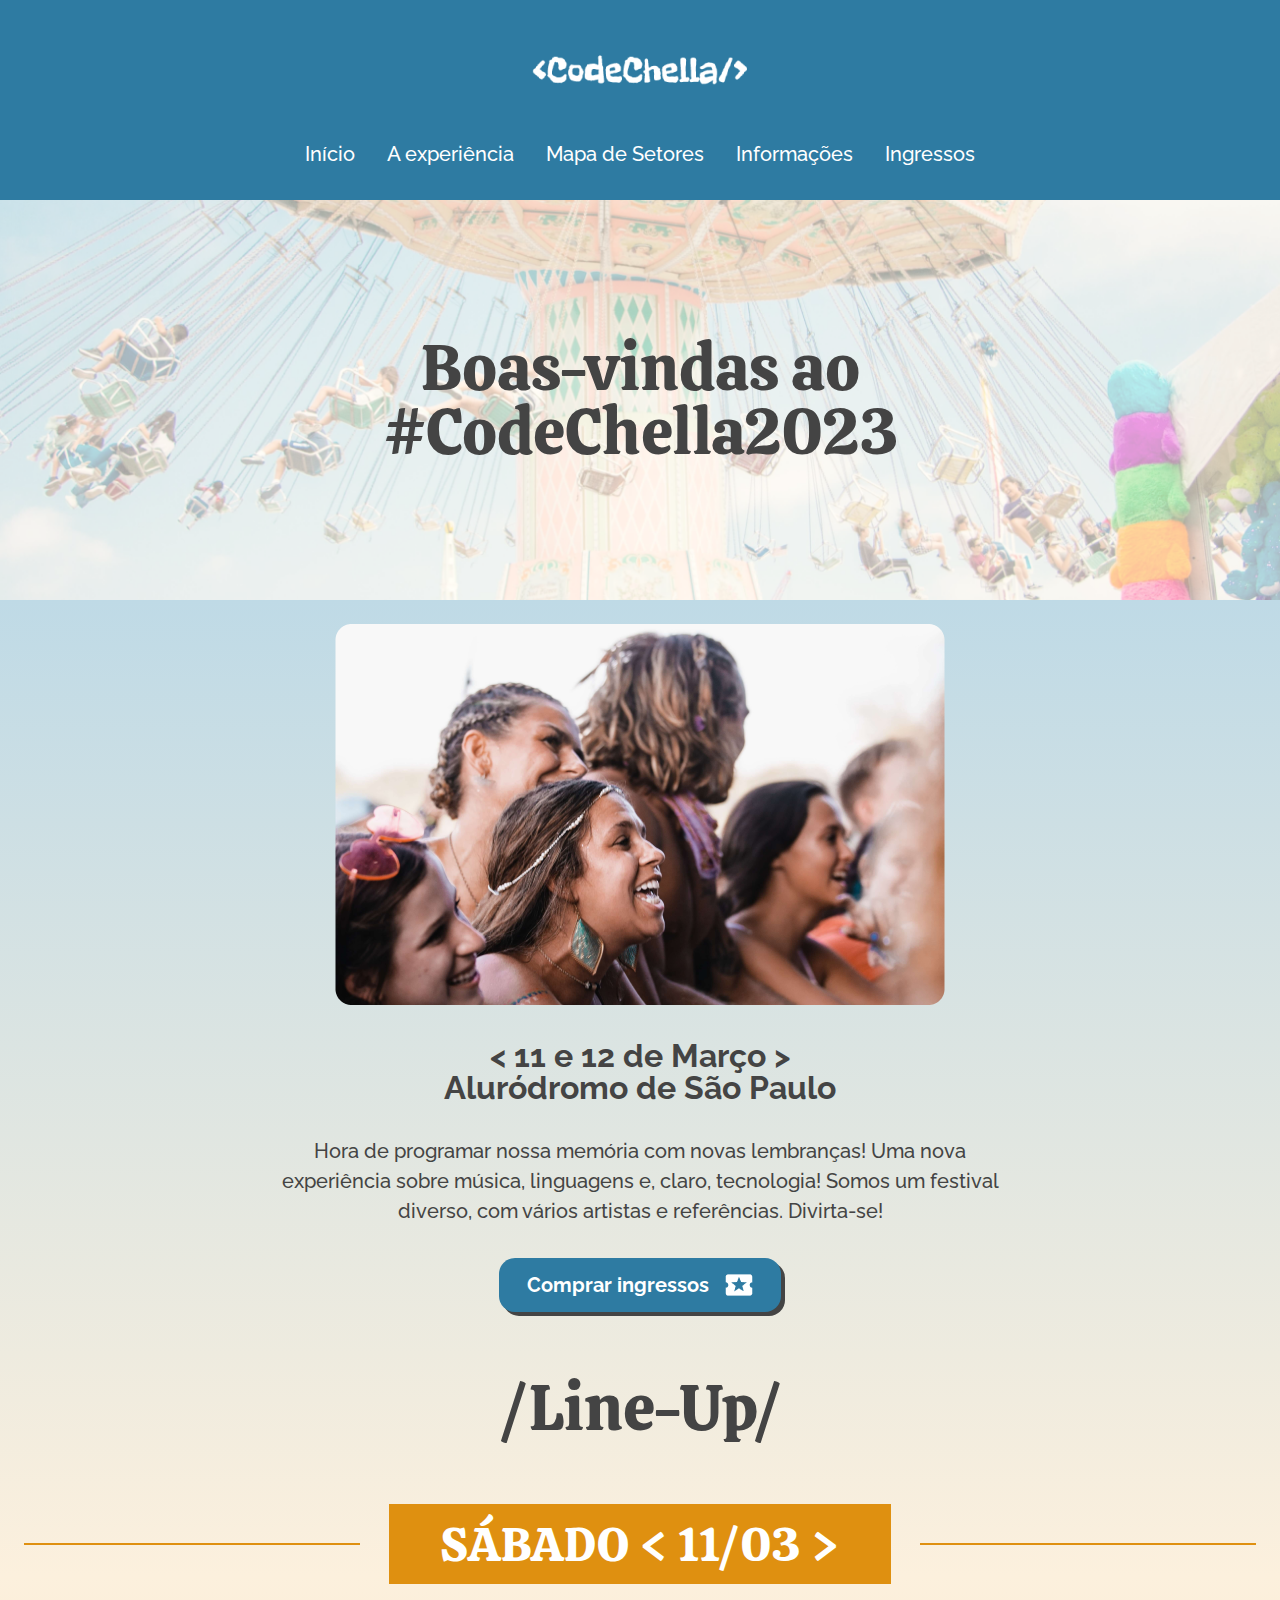
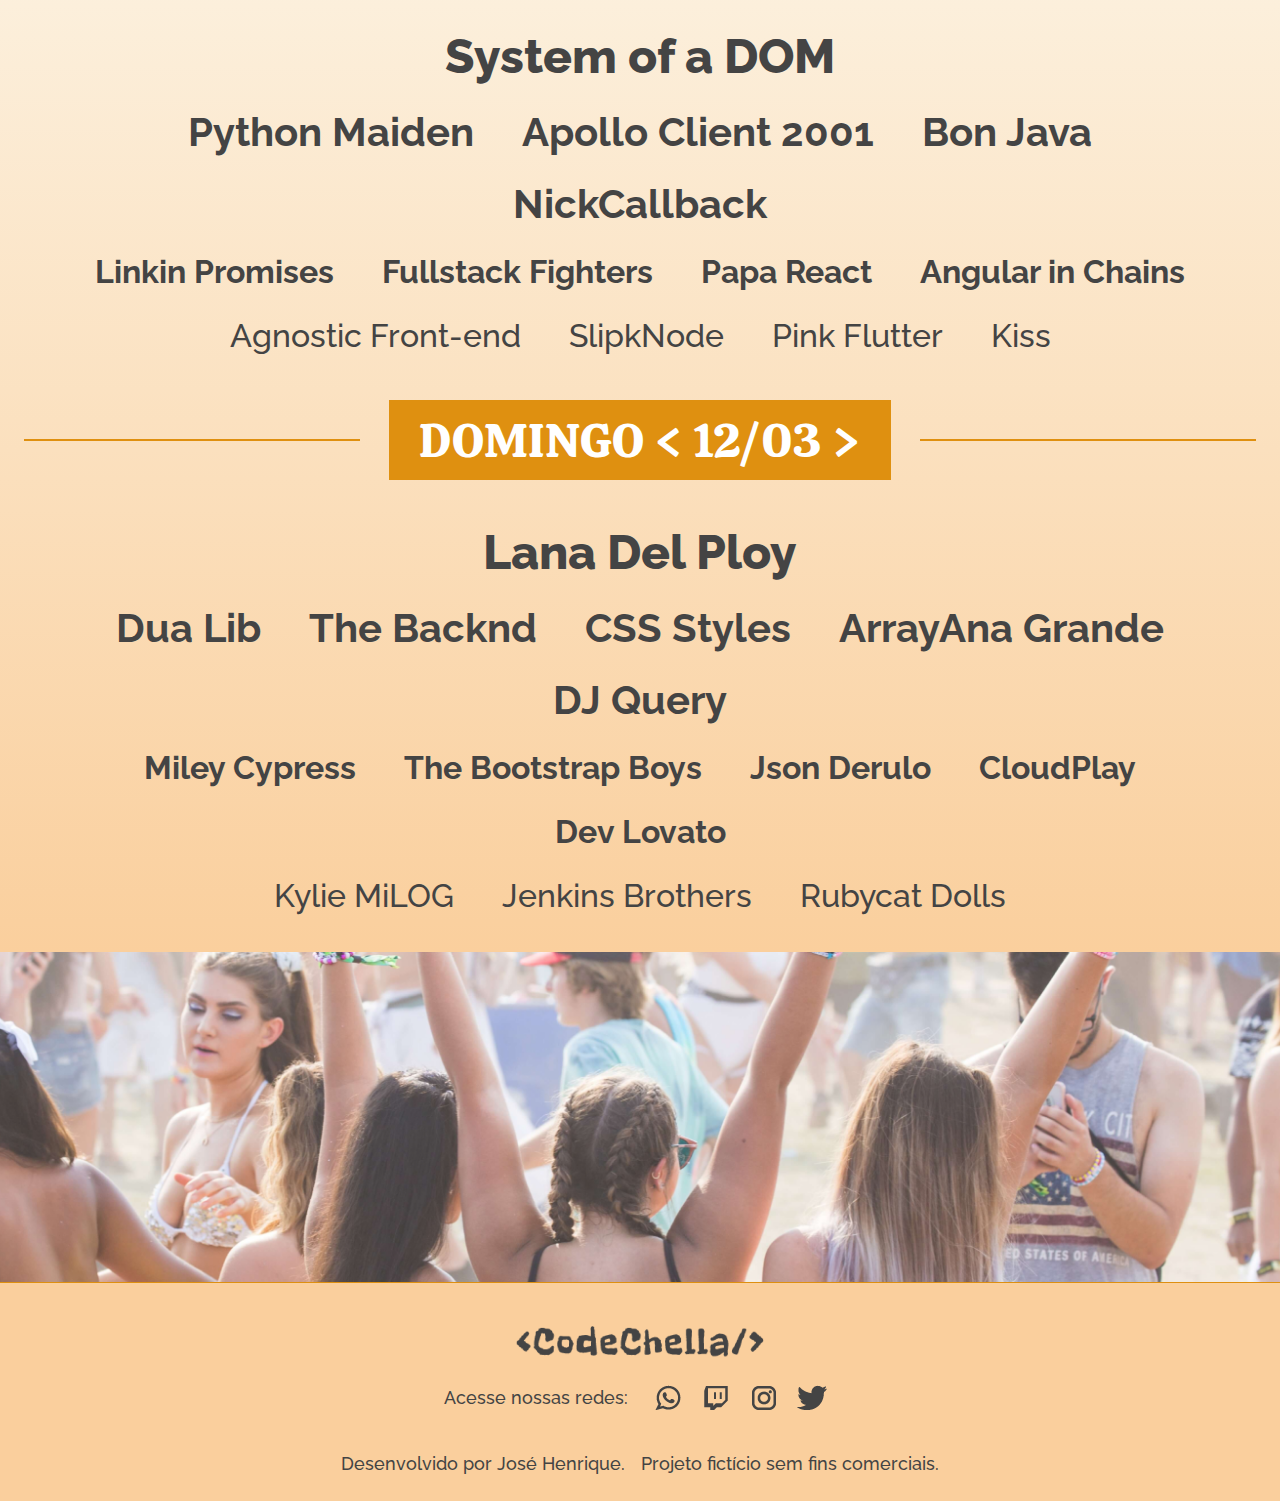
<file: index.html>
<!DOCTYPE html>
<html>
<head>
    <meta charset="UTF-8">
    <meta name="viewport" content="width=device-width, initial-scale=1">
    <title>#Codechella</title>
    <link rel="stylesheet" href="css/styles.css">
</head>

<body>
    <header class="cabecalho" id="cabecalho">
        <section class="cabecalho__container">
            <div class="logotipo" id="logotipo">
                <a href="./index.html">
                    <img class="logotipo__imagem" src="./assets/img/logotipo-branco.png" alt="Logotipo CodeChella"/>
                </a>
            </div>
            <div class="menu" id="menu">
                <a class="link" href="./index.html">Início</a>
                <a class="link" href="./html/experiencia.html">A experiência</a>
                <a class="link" href="./html/setores.html">Mapa de Setores</a>
                <a class="link" href="./html/informacoes.html">Informações</a>
                <a class="link" href="./html/ingressos.html">Ingressos</a>
            </div>
            <div class="menu-hamburguer">
                <input class="menu-hamburguer__check" id="menu-hamburguer__check" type="checkbox">
                <label class="menu-hamburguer__label" id="menu-hamburguer__label" for="menu-hamburguer__check">
                    <span class="menu-hamburguer__imagem"></span>
                </label>
                <ul class="menu-hamburguer__lista">
                    <li class="link__decoration"><a class="link" href="./index.html">Início</a></li>
                    <li class="link__decoration"><a class="link" href="./html/experiencia.html">A experiência</a></li>
                    <li class="link__decoration"><a class="link" href="./html/setores.html">Mapa de Setores</a></li>
                    <li class="link__decoration"><a class="link" href="./html/informacoes.html">Informações</a></li>
                    <li><a class="link" href="./html/ingressos.html">Ingressos</a></li>
                </ul>
            </div>
        </section>
    </header>

    <main>
        <section class="banner1" id="banner1">
            <div class="banner1__conteudo">
                <h1 class="banner1__texto">Boas-vindas ao<br>#CodeChella2023</h1>
            </div>
        </section>
        <section class="principal">
            <div class="informacoes__container">
                <div class="informacoes__imagem">
                    <img class="informacoes__imagem__imagem" src="./assets/img/galera2.png" alt="Imagem do público feliz"/>
                </div>
                <div class="informações">
                    <h2 class="informacoes__titulo">&#60 11 e 12 de Março &#62<br>Aluródromo de São Paulo</h2>
                    <p class="informacoes__texto">Hora de programar nossa memória com novas lembranças! Uma nova experiência sobre música, linguagens e, claro, tecnologia! Somos um festival diverso, com vários artistas e referências. Divirta-se!</p>
                    <div class="informacoes__botao">
                        <a class="informacoes__botao__comprar-ingressos botao-azul" href="./html/ingressos.html">Comprar ingressos <img class="icone-ingresso" src="./assets/img/ingresso.png" alt="Ícone de um ingresso"></a>
                    </div>
                </div>
            </div>
            <div class="line-up__container">
                <div class="line-up__titulo">
                    <h1 class="line-up__titulo__texto">/Line-Up/</h1>
                </div>
                <div class="line-up__dia__titulo">
                    <span class="line-up__dia__titulo__linha"></span>
                    <h1 class="line-up__dia__titulo__texto">SÁBADO &#60 11/03 &#62</h1>
                    <span class="line-up__dia__titulo__linha"></span>
                </div>
                <div class="line-up__bandas">
                    <span class="line-up__bandas__grupo">
                        <p class="p1">System of a DOM</p>
                    </span>
                    <span class="line-up__bandas__grupo">
                        <p class="p2">Python Maiden</p>
                        <p class="p2">Apollo Client 2001</p>
                        <p class="p2">Bon Java</p>
                        <p class="p2">NickCallback</p>
                    </span>
                    <span class="line-up__bandas__grupo">
                        <p class="p3">Linkin Promises</p>
                        <p class="p3">Fullstack Fighters</p>
                        <p class="p3">Papa React</p>
                        <p class="p3">Angular in Chains</p>
                    </span>
                    <span class="line-up__bandas__grupo">
                        <p class="p4">Agnostic Front-end</p>
                        <p class="p4">SlipkNode</p>
                        <p class="p4">Pink Flutter</p>
                        <p class="p4">Kiss</p>
                    </span>
                </div>
                <div class="line-up__dia__titulo">
                    <span class="line-up__dia__titulo__linha"></span>
                    <h1 class="line-up__dia__titulo__texto">DOMINGO &#60 12/03 &#62</h1>
                    <span class="line-up__dia__titulo__linha"></span>
                </div>
                <div class="line-up__bandas">
                    <span class="line-up__bandas__grupo">
                        <p class="p1">Lana Del Ploy</p>
                    </span>
                    <span class="line-up__bandas__grupo">
                        <p class="p2">Dua Lib</p>
                        <p class="p2">The Backnd</p>
                        <p class="p2">CSS Styles</p>
                        <p class="p2">ArrayAna Grande</p>
                        <p class="p2">DJ Query</p>
                    </span>
                    <span class="line-up__bandas__grupo">
                        <p class="p3">Miley Cypress</p>
                        <p class="p3">The Bootstrap Boys</p>
                        <p class="p3">Json Derulo</p>
                        <p class="p3">CloudPlay</p>
                        <p class="p3">Dev Lovato</p>
                    </span>
                    <span class="line-up__bandas__grupo">
                        <p class="p4">Kylie MiLOG</p>
                        <p class="p4">Jenkins Brothers</p>
                        <p class="p4">Rubycat Dolls</p>
                    </span>
                </div>
            </div>
        </section>
        <section class="banner2" id="banner2">
            <div class="banner2__conteudo">
            </div>
        </section>

    </main>

    <footer>
        <section class="rodape">
            <div class="rodape__container">
                <div class="rodape__esquerda">
                    <img class="rodape__logotipo" src="./assets/img/logotipo-cinza.png" alt="Logotipo CodeChella">
                    <div class="redes">
                        <p class="p__rodape">Acesse nossas redes:</p>
                        <div class="rodape__redes">
                            <img src="./assets/img/whatsapp.png" alt="ícone do whatsapp"/>
                            <img src="./assets/img/twitch.png" alt="ícone da twitch"/>
                            <img src="./assets/img/intagram.png" alt="ícone do instagram"/>
                            <img src="./assets/img/twitter.png" alt="ícone do twitter"/>
                        </div>
                    </div>
                </div>
                <div class="autoria">
                    <p class="rodape__autoria p__rodape">Desenvolvido por José Henrique.</p>
                    <p class="rodape__autoria p__rodape">Projeto fictício sem fins comerciais.</p>
                </div>
            </div>
        </section>
    </footer>
</body>

</html>
</file>
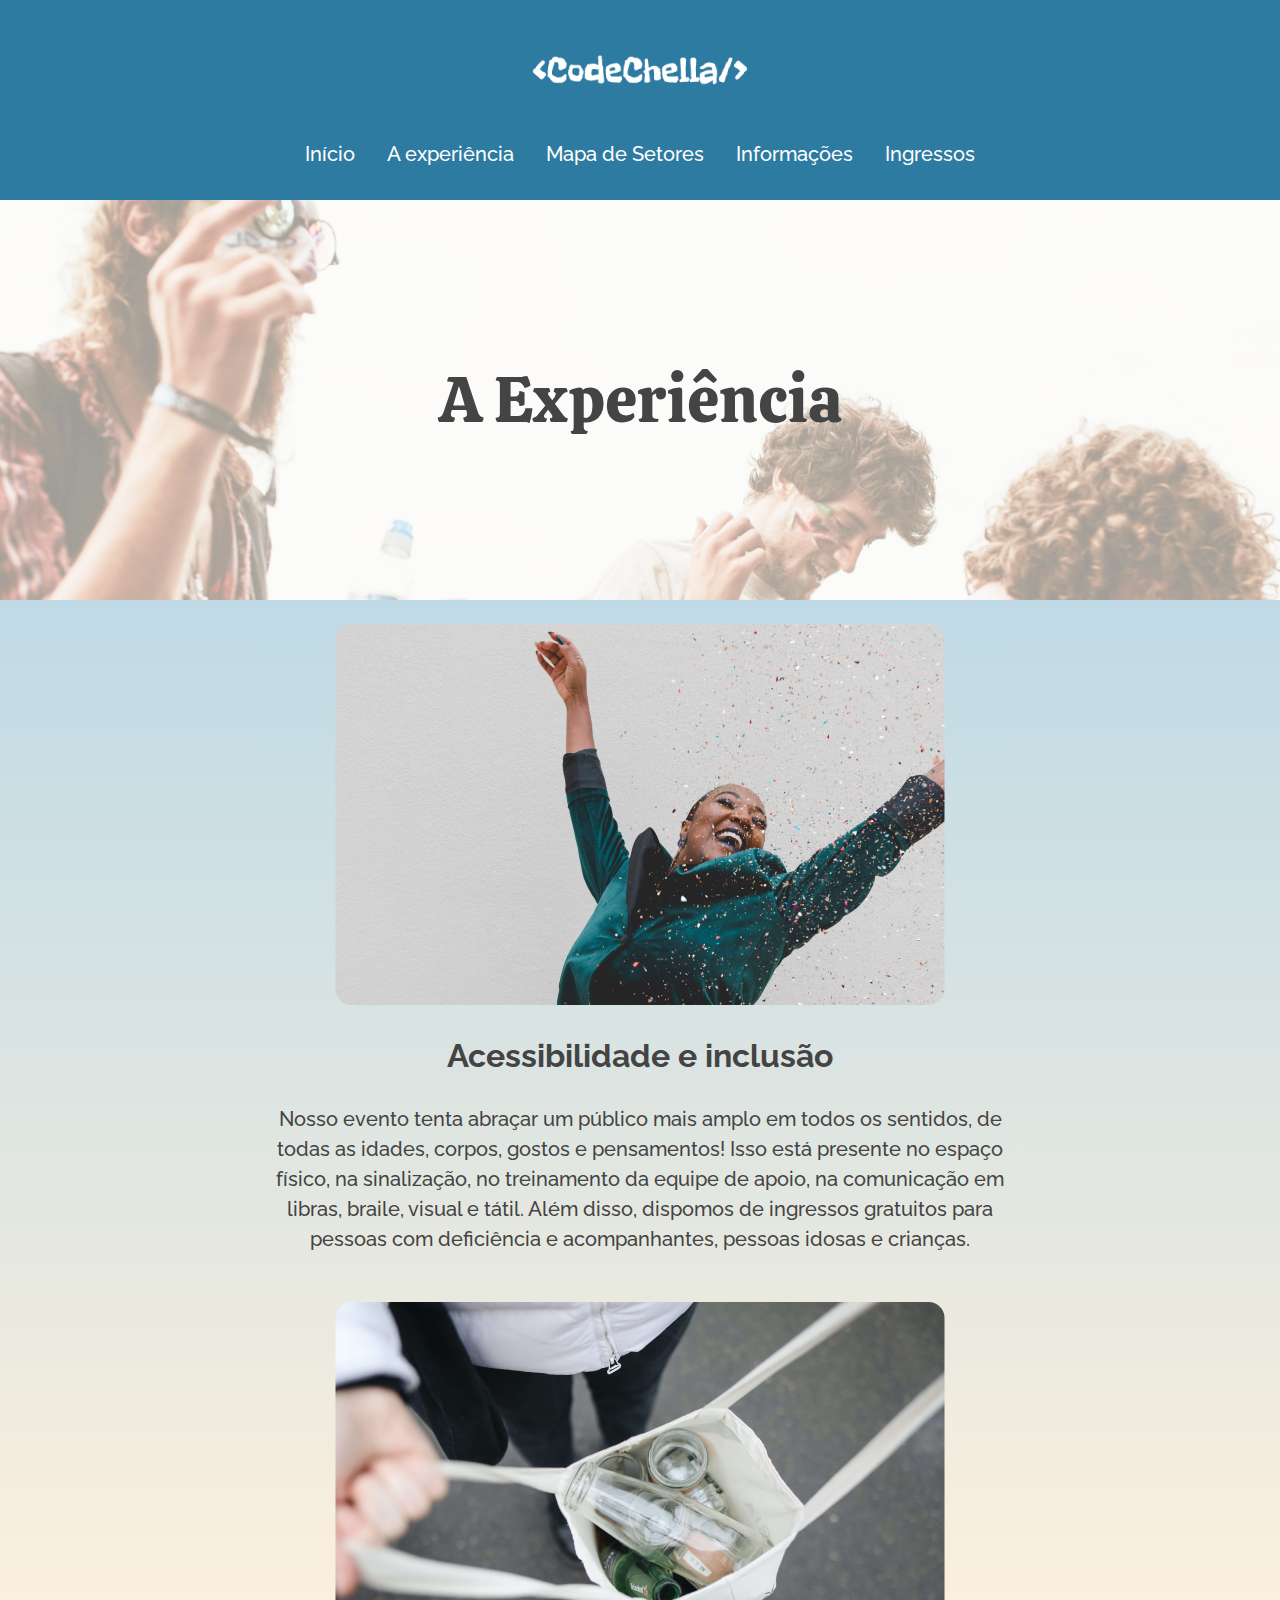
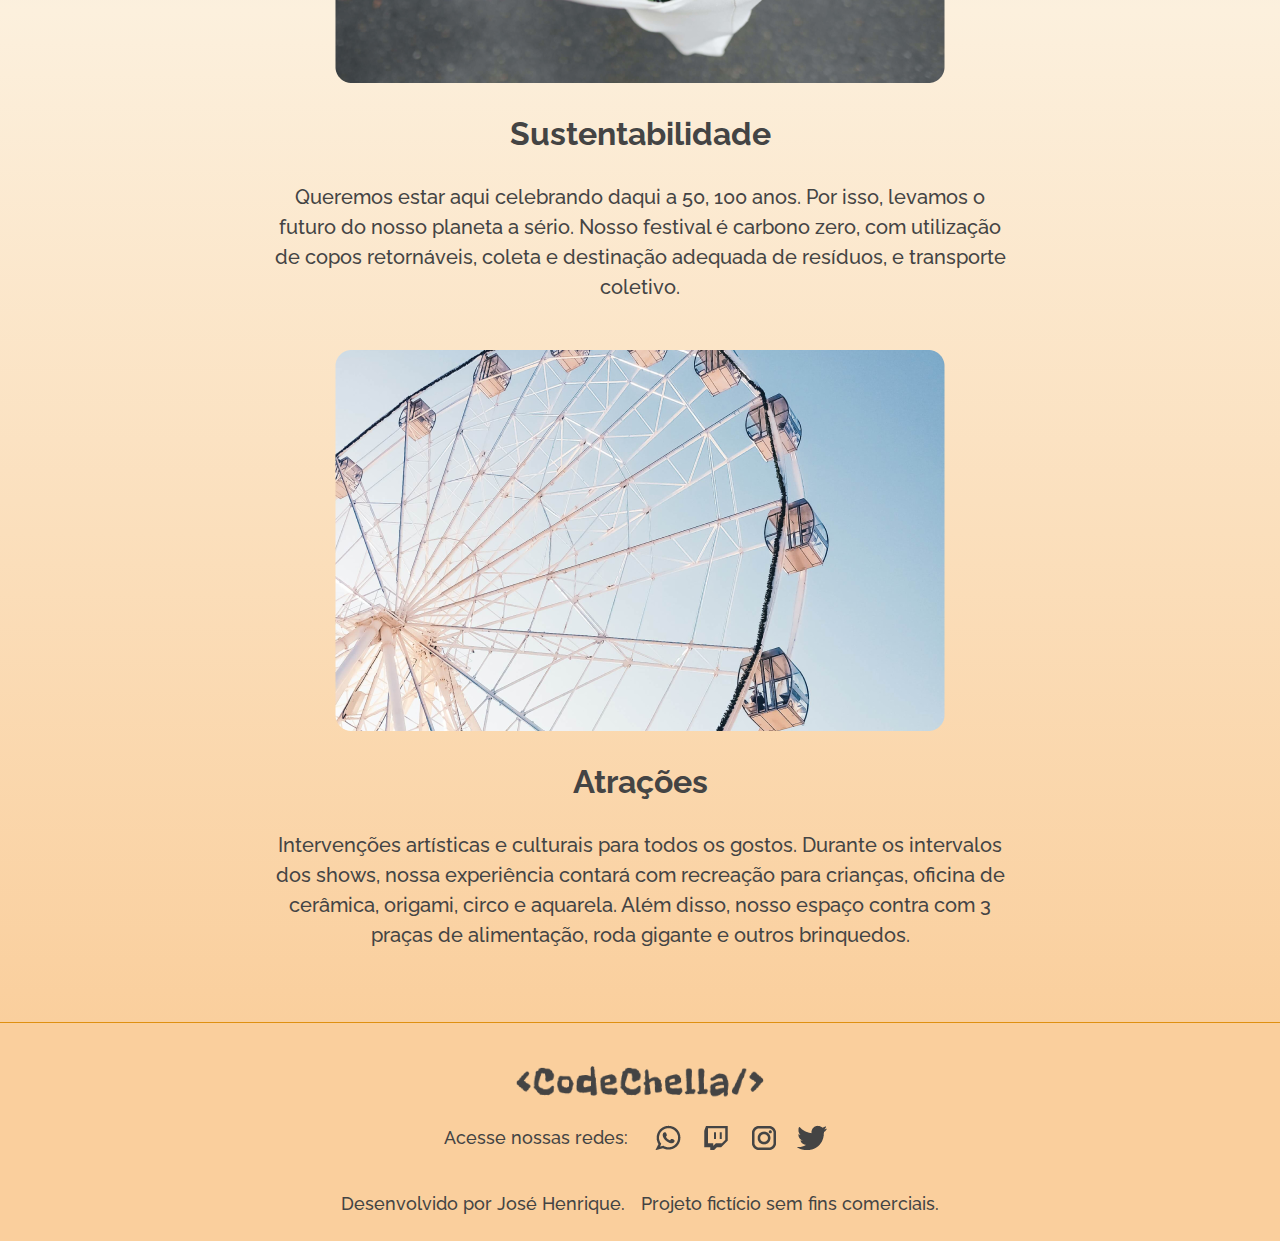
<file: html/experiencia.html>
<!DOCTYPE html>
<html>
<head>
    <meta charset="UTF-8">
    <meta name="viewport" content="width=device-width, initial-scale=1">
    <title>#Codechella</title>
    <link rel="stylesheet" href="../css/styles.css">
</head>

<body>
    <header class="cabecalho" id="cabecalho">
        <section class="cabecalho__container">
            <div class="logotipo" id="logotipo">
                <a href="../index.html">
                    <img class="logotipo__imagem" src="../assets/img/logotipo-branco.png" alt="Logotipo CodeChella"/>
                </a>
            </div>
            <div class="menu" id="menu">
                <a class="link" href="../index.html">Início</a>
                <a class="link" href="./experiencia.html">A experiência</a>
                <a class="link" href="./setores.html">Mapa de Setores</a>
                <a class="link" href="./informacoes.html">Informações</a>
                <a class="link" href="./ingressos.html">Ingressos</a>
            </div>
            <div class="menu-hamburguer">
                <input class="menu-hamburguer__check" id="menu-hamburguer__check" type="checkbox">
                <label class="menu-hamburguer__label" id="menu-hamburguer__label" for="menu-hamburguer__check">
                    <span class="menu-hamburguer__imagem"></span>
                </label>
                <ul class="menu-hamburguer__lista">
                    <li class="link__decoration"><a class="link" href="../index.html">Início</a></li>
                    <li class="link__decoration"><a class="link" href="./experiencia.html">A experiência</a></li>
                    <li class="link__decoration"><a class="link" href="./setores.html">Mapa de Setores</a></li>
                    <li class="link__decoration"><a class="link" href="./informacoes.html">Informações</a></li>
                    <li><a class="link" href="./ingressos.html">Ingressos</a></li>
                </ul>
            </div>
        </section>
    </header>

    <main>
        <section class="banner__experiencia" id="banner__experiencia">
            <div class="banner__experiencia__conteudo">
                <h1 class="banner1__texto">A Experiência</h1>
            </div>
        </section>
        <section class="principal">
            <div class="informacoes__acessibilidade__container">
                <div class="informacoes__imagem">
                    <img class="informacoes__imagem__imagem" src="../assets/img/acessibilidade.png" alt="Imagem do público feliz"/>
                </div>
                <div class="informações">
                    <h2 class="informacoes__acessibilidade__titulo">Acessibilidade e inclusão</h2>
                    <p class="informacoes__acessibilidade__texto">Nosso evento tenta abraçar um público mais amplo em todos os sentidos, de todas as idades, corpos, gostos e pensamentos!  Isso está presente no  espaço físico, na sinalização, no treinamento da equipe de apoio, na comunicação em libras, braile, visual e tátil. Além disso, dispomos de ingressos gratuitos para pessoas com deficiência e acompanhantes, pessoas idosas e crianças.</p>
                </div>
            </div>
            <div class="informacoes__sustentabilidade__container">
                <div class="informacoes__imagem">
                    <img class="informacoes__imagem__imagem" src="../assets/img/sustentabilidade.png" alt="Imagem do público feliz"/>
                </div>
                <div class="informações">
                    <h2 class="informacoes__sustentabilidade__titulo">Sustentabilidade</h2>
                    <p class="informacoes__sustentabilidade__texto">Queremos estar aqui celebrando daqui a 50, 100 anos. Por isso, levamos o futuro do nosso planeta a sério. Nosso festival é carbono zero, com utilização de copos retornáveis, coleta e destinação adequada de resíduos, e transporte coletivo.</p>
                </div>
            </div>
            <div class="informacoes__atracoes__container">
                <div class="informacoes__imagem">
                    <img class="informacoes__imagem__imagem" src="../assets/img/atracoes.png" alt="Imagem do público feliz"/>
                </div>
                <div class="informações">
                    <h2 class="informacoes__atracoes__titulo">Atrações</h2>
                    <p class="informacoes__atracoes__texto">Intervenções artísticas e culturais para todos os gostos. Durante os intervalos dos shows, nossa experiência contará com recreação para crianças, oficina de cerâmica, origami, circo e aquarela. Além disso, nosso espaço contra com 3 praças de alimentação, roda gigante e outros brinquedos.</p>
                </div>
            </div>
        </section>

    </main>

    <footer>
        <section class="rodape">
            <div class="rodape__container">
                <div class="rodape__esquerda">
                    <img class="rodape__logotipo" src="../assets/img/logotipo-cinza.png" alt="Logotipo CodeChella">
                    <div class="redes">
                        <p class="p__rodape">Acesse nossas redes:</p>
                        <div class="rodape__redes">
                            <img src="../assets/img/whatsapp.png" alt="ícone do whatsapp"/>
                            <img src="../assets/img/twitch.png" alt="ícone da twitch"/>
                            <img src="../assets/img/intagram.png" alt="ícone do instagram"/>
                            <img src="../assets/img/twitter.png" alt="ícone do twitter"/>
                        </div>
                    </div>
                </div>
                <div class="autoria">
                    <p class="rodape__autoria p__rodape">Desenvolvido por José Henrique.</p>
                    <p class="rodape__autoria p__rodape">Projeto fictício sem fins comerciais.</p>
                </div>
            </div>
        </section>
    </footer>
</body>

</html>
</file>
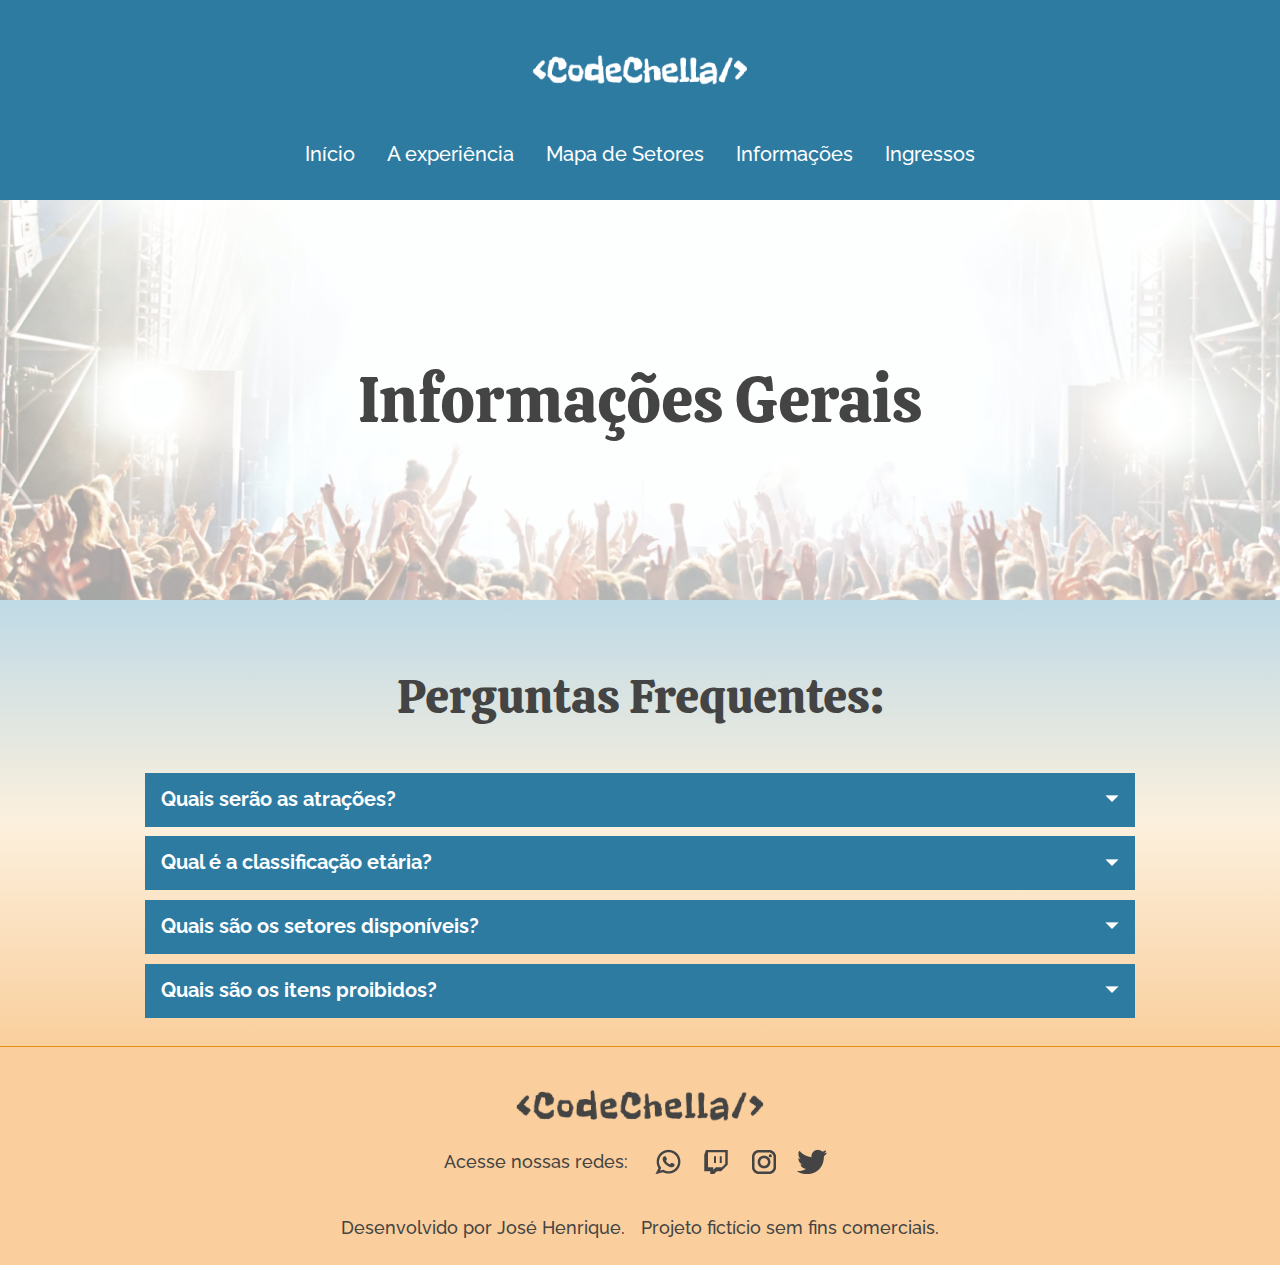
<file: html/informacoes.html>
<!DOCTYPE html>
<html>
<head>
    <meta charset="UTF-8">
    <meta name="viewport" content="width=device-width, initial-scale=1">
    <title>#Codechella</title>
    <link rel="stylesheet" href="../css/styles.css">

    <script type="module" src="../js/views/informacoes.views.js" defer></script>
</head>

<body>
    <header class="cabecalho" id="cabecalho">
        <section class="cabecalho__container">
            <div class="logotipo" id="logotipo">
                <a href="../index.html">
                    <img class="logotipo__imagem" src="../assets/img/logotipo-branco.png" alt="Logotipo CodeChella"/>
                </a>
            </div>
            <div class="menu" id="menu">
                <a class="link" href="../index.html">Início</a>
                <a class="link" href="./experiencia.html">A experiência</a>
                <a class="link" href="./setores.html">Mapa de Setores</a>
                <a class="link" href="./informacoes.html">Informações</a>
                <a class="link" href="./ingressos.html">Ingressos</a>
            </div>
            <div class="menu-hamburguer">
                <input class="menu-hamburguer__check" id="menu-hamburguer__check" type="checkbox">
                <label class="menu-hamburguer__label" id="menu-hamburguer__label" for="menu-hamburguer__check">
                    <span class="menu-hamburguer__imagem"></span>
                </label>
                <ul class="menu-hamburguer__lista">
                    <li class="link__decoration"><a class="link" href="../index.html">Início</a></li>
                    <li class="link__decoration"><a class="link" href="./experiencia.html">A experiência</a></li>
                    <li class="link__decoration"><a class="link" href="./setores.html">Mapa de Setores</a></li>
                    <li class="link__decoration"><a class="link" href="./informacoes.html">Informações</a></li>
                    <li><a class="link" href="./ingressos.html">Ingressos</a></li>
                </ul>
            </div>
        </section>
    </header>

    <main>
        <section class="banner__informacoes" id="banner__informacoes">
            <div class="banner__informacoes__conteudo">
                <h1 class="banner1__texto">Informações Gerais</h1>
            </div>
        </section>
        <section class="principal">
            <div class="informacoes-gerais__container">
                <div class="informacoes-gerais__titulo">
                    <h1 class="informacoes-gerais__titulo__texto">Perguntas Frequentes:</h1>
                </div>
                <div class="informacoes-gerais" id="informacoes-gerais">
                    <div class="informacao">
                        <div class="informacao__pergunta">
                            <p class="pergunta"></p>
                            <img class="pergunta__seta" src="../assets/img/arrow-drop-down.png"/>
                        </div>
                        <div class="informacao__resposta">
                            <p class="resposta"></p> 
                        </div>
                    </div>
                </div>
            </div>
        </section>

    </main>

    <footer>
        <section class="rodape">
            <div class="rodape__container">
                <div class="rodape__esquerda">
                    <img class="rodape__logotipo" src="../assets/img/logotipo-cinza.png" alt="Logotipo CodeChella">
                    <div class="redes">
                        <p class="p__rodape">Acesse nossas redes:</p>
                        <div class="rodape__redes">
                            <img src="../assets/img/whatsapp.png" alt="ícone do whatsapp"/>
                            <img src="../assets/img/twitch.png" alt="ícone da twitch"/>
                            <img src="../assets/img/intagram.png" alt="ícone do instagram"/>
                            <img src="../assets/img/twitter.png" alt="ícone do twitter"/>
                        </div>
                    </div>
                </div>
                <div class="autoria">
                    <p class="rodape__autoria p__rodape">Desenvolvido por José Henrique.</p>
                    <p class="rodape__autoria p__rodape">Projeto fictício sem fins comerciais.</p>
                </div>
            </div>
        </section>
    </footer>
</body>

</html>
</file>
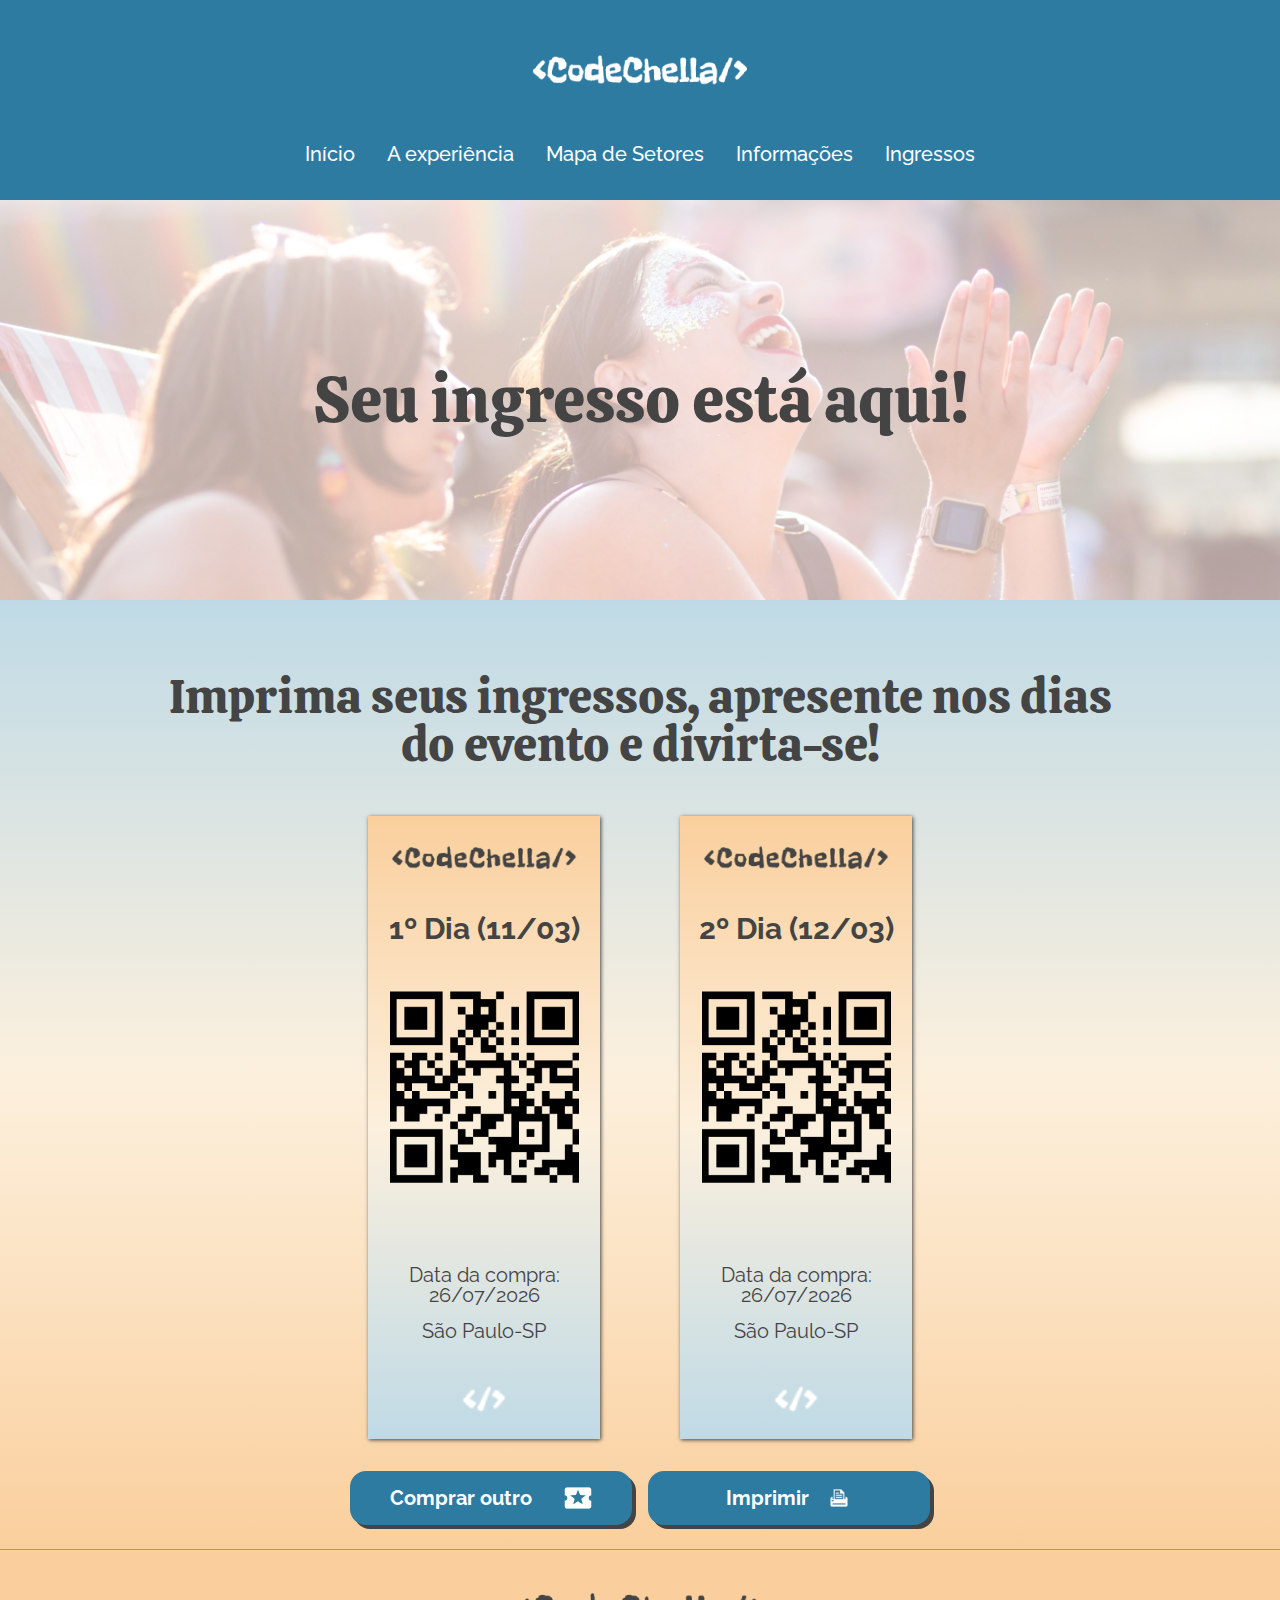
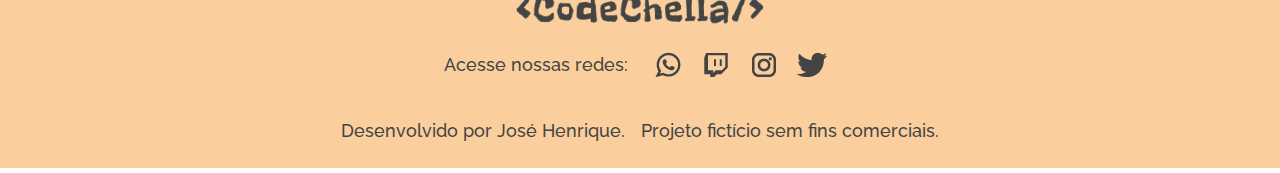
<file: html/ingresso-comprado.html>
<!DOCTYPE html>
<html>
<head>
    <meta charset="UTF-8">
    <meta name="viewport" content="width=device-width, initial-scale=1">
    <title>#Codechella</title>
    <link rel="stylesheet" href="../css/styles.css">

    <script src="../js/views/ingresso-comprado.views.js" type="module" defer></script>
</head>

<body>
    <header class="cabecalho" id="cabecalho">
        <section class="cabecalho__container">
            <div class="logotipo" id="logotipo">
                <a href="../index.html">
                    <img class="logotipo__imagem" src="../assets/img/logotipo-branco.png" alt="Logotipo CodeChella"/>
                </a>
            </div>
            <div class="menu" id="menu">
                <a class="link" href="../index.html">Início</a>
                <a class="link" href="./experiencia.html">A experiência</a>
                <a class="link" href="./setores.html">Mapa de Setores</a>
                <a class="link" href="./informacoes.html">Informações</a>
                <a class="link" href="./ingressos.html">Ingressos</a>
            </div>
            <div class="menu-hamburguer">
                <input class="menu-hamburguer__check" id="menu-hamburguer__check" type="checkbox">
                <label class="menu-hamburguer__label" id="menu-hamburguer__label" for="menu-hamburguer__check">
                    <span class="menu-hamburguer__imagem"></span>
                </label>
                <ul class="menu-hamburguer__lista">
                    <li class="link__decoration"><a class="link" href="../index.html">Início</a></li>
                    <li class="link__decoration"><a class="link" href="./experiencia.html">A experiência</a></li>
                    <li class="link__decoration"><a class="link" href="./setores.html">Mapa de Setores</a></li>
                    <li class="link__decoration"><a class="link" href="./informacoes.html">Informações</a></li>
                    <li><a class="link" href="./ingressos.html">Ingressos</a></li>
                </ul>
            </div>
        </section>
    </header>

    <main>
        <section class="banner__ingresso-comprado" id="banner__ingresso-comprado">
            <div class="banner__ingresso-comprado__conteudo">
                <h1 class="banner1__texto">Seu ingresso está aqui!</h1>
            </div>
        </section>
        <section class="principal">
            <div class="ingresso-comprado__titulo">
                <h1 class="ingresso-comprado__titulo__texto">Imprima seus ingressos, apresente nos dias do evento e divirta-se!</h1>
            </div>
            <div class="ingresso-comprado__container">
                <div class="ingresso__card">
                    <img class="ingresso__card__logotipo" src="../assets/img/logotipo-cinza.png" alt="Logotipo CodeChella"/>
                    <p class="ingresso__card__informacoes__dia">1º Dia (11/03)</p>
                    <div class="ingresso__card__qr-code">
                        <img class="ingresso__card__qr-code__imagem" src="../assets/img/qr-code.png" alt="QR-code"/>
                    </div>
                    <div class="ingresso__card__informacoes">
                        <p class="ingresso__card__informacoes__nome-comprador" id="nome-comprador-1">Fulano de Tal</p>
                        <p class="ingresso__card__informacoes__informacao" id="tipo-ingresso-1">Pista comum</p>
                        <p class="ingresso__card__informacoes__informacao" id="data-compra-1">Data da compra: dd/mm/yyyy</p>
                        <p class="ingresso__card__informacoes__informacao">São Paulo-SP</p>
                    </div>
                    <img class="ingresso__card__tag" src="../assets/img/tag.png" alt="Tag CodeChella"/>
                </div>
                <div class="ingresso__card">
                    <img class="ingresso__card__logotipo" src="../assets/img/logotipo-cinza.png" alt="Logotipo CodeChella"/>                        
                    <p class="ingresso__card__informacoes__dia">2º Dia (12/03)</p>
                    <div class="ingresso__card__qr-code">
                        <img class="ingresso__card__qr-code__imagem" src="../assets/img/qr-code.png" alt="QR-code"/>
                    </div>
                    <div class="ingresso__card__informacoes">
                        <p class="ingresso__card__informacoes__nome-comprador" id="nome-comprador-2">Fulano de Tal</p>
                        <p class="ingresso__card__informacoes__informacao" id="tipo-ingresso-2">Pista comum</p>
                        <p class="ingresso__card__informacoes__informacao" id="data-compra-2">Data da compra: dd/mm/yyyy</p>
                        <p class="ingresso__card__informacoes__informacao">São Paulo-SP</p>
                    </div>
                    <img class="ingresso__card__tag" src="../assets/img/tag.png" alt="Tag CodeChella"/>
                </div>          
            </div>
            <div class="ingresso-comprado__botao">
                <a class="ingresso-comprado__botao-comprar botao-azul" href="./ingressos.html?ancora=#ancora-formulario">Comprar outro <img class="icone-ingresso" src="../assets/img/ingresso.png" alt="Ícone de uma ingresso"></a>
                <a class="ingresso-comprado__botao-imprimir botao-azul" >Imprimir <img class="icone-impressora" src="../assets/img/printer.png" alt="Ícone de impressora"></a>
            </div>
        </section>

    </main>

    <footer>
        <section class="rodape">
            <div class="rodape__container">
                <div class="rodape__esquerda">
                    <img class="rodape__logotipo" src="../assets/img/logotipo-cinza.png" alt="Logotipo CodeChella">
                    <div class="redes">
                        <p class="p__rodape">Acesse nossas redes:</p>
                        <div class="rodape__redes">
                            <img src="../assets/img/whatsapp.png" alt="ícone do whatsapp"/>
                            <img src="../assets/img/twitch.png" alt="ícone da twitch"/>
                            <img src="../assets/img/intagram.png" alt="ícone do instagram"/>
                            <img src="../assets/img/twitter.png" alt="ícone do twitter"/>
                        </div>
                    </div>
                </div>
                <div class="autoria">
                    <p class="rodape__autoria p__rodape">Desenvolvido por José Henrique.</p>
                    <p class="rodape__autoria p__rodape">Projeto fictício sem fins comerciais.</p>
                </div>
            </div>
        </section>
    </footer>
</body>

</html>
</file>
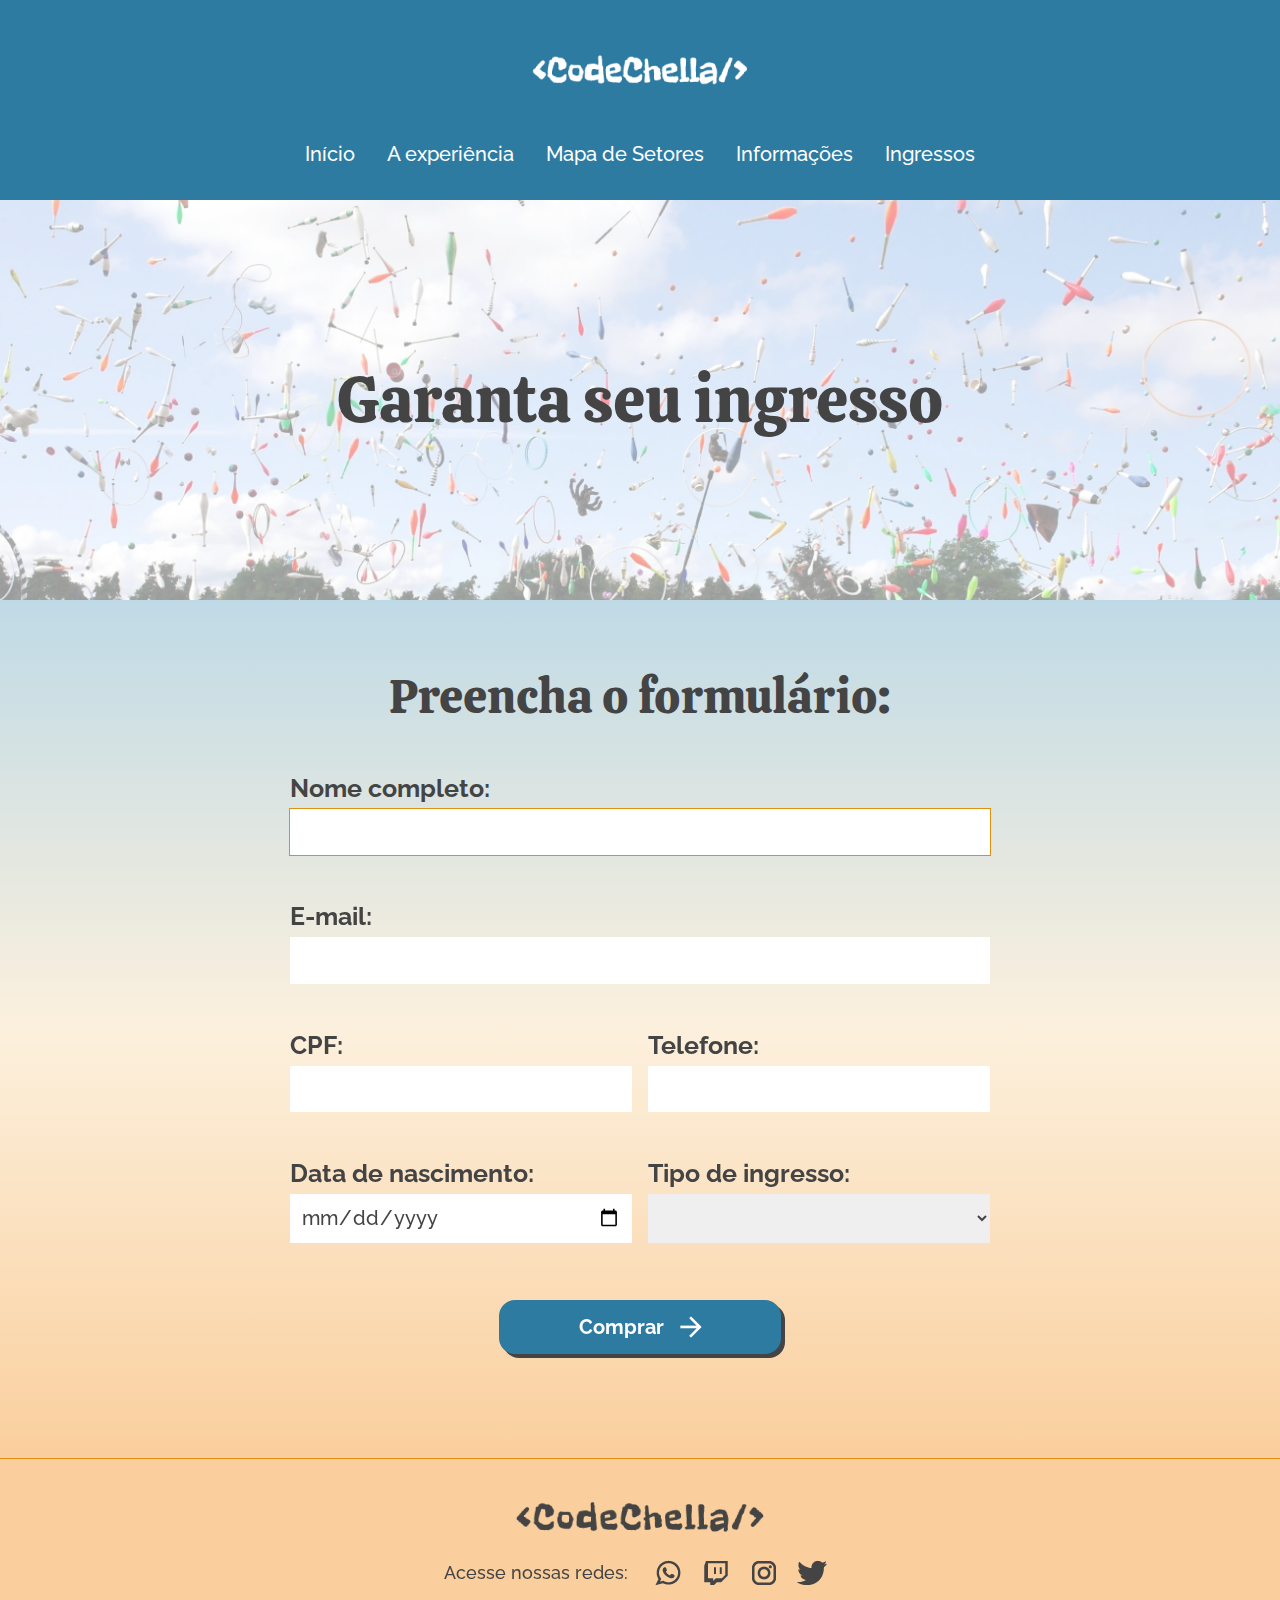
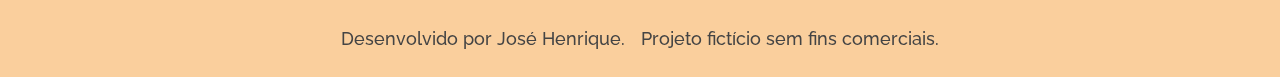
<file: html/ingressos.html>
<!DOCTYPE html>
<html>
<head>
    <meta charset="UTF-8">
    <meta name="viewport" content="width=device-width, initial-scale=1">
    <title>#Codechella</title>
    <link rel="stylesheet" href="../css/styles.css">

    <script src="../js/views/ingressos.views.js" type="module" defer></script>
</head>

<body>
    <header class="cabecalho" id="cabecalho">
        <section class="cabecalho__container">
            <div class="logotipo" id="logotipo">
                <a href="../index.html">
                    <img class="logotipo__imagem" src="../assets/img/logotipo-branco.png" alt="Logotipo CodeChella"/>
                </a>
            </div>
            <div class="menu" id="menu">
                <a class="link" href="../index.html">Início</a>
                <a class="link" href="./experiencia.html">A experiência</a>
                <a class="link" href="./setores.html">Mapa de Setores</a>
                <a class="link" href="./informacoes.html">Informações</a>
                <a class="link" href="./ingressos.html">Ingressos</a>
            </div>
            <div class="menu-hamburguer">
                <input class="menu-hamburguer__check" id="menu-hamburguer__check" type="checkbox">
                <label class="menu-hamburguer__label" id="menu-hamburguer__label" for="menu-hamburguer__check">
                    <span class="menu-hamburguer__imagem"></span>
                </label>
                <ul class="menu-hamburguer__lista">
                    <li class="link__decoration"><a class="link" href="../index.html">Início</a></li>
                    <li class="link__decoration"><a class="link" href="./experiencia.html">A experiência</a></li>
                    <li class="link__decoration"><a class="link" href="./setores.html">Mapa de Setores</a></li>
                    <li class="link__decoration"><a class="link" href="./informacoes.html">Informações</a></li>
                    <li><a class="link" href="./ingressos.html">Ingressos</a></li>
                </ul>
            </div>
        </section>
    </header>

    <main>
        <section class="banner__ingressos" id="banner__ingressos">
            <div class="banner__ingressos__conteudo">
                <h1 class="banner1__texto">Garanta seu ingresso</h1>
            </div>
        </section>
        <section class="principal">
            <div class="ingressos__container">
                <div class="ingressos__titulo">
                    <h1 class="ingressos__titulo__texto" id="ancora-formulario">Preencha o formulário:</h1>
                </div>
                <form class="ingressos__formulario" id="ingressos__formulario">
                    <div class="ingresso__nome input__container">
                        <label class="label" for="input__nome">Nome completo:</label>
                        <input class="input input__nome" id="input__nome" name="nome" type="text" minlength="8" required/>
                        <span class="erro__input" id="erro__input__nome" aria-live="polite"></span>
                    </div>
                    <div class="ingresso__email input__container">
                        <label class="label" for="input__email">E-mail:</label>
                        <input class="input input__email" id="input__email" name="e-mail" type="email" minlength="8" required/>
                        <span class="erro__input" id="erro__input__email" aria-live="polite"></span>
                    </div>
                    <div class="ingresso__cpf-e-telefone">
                        <div class="ingresso__cpf input__container">
                            <label class="label" for="input__cpf">CPF:</label>
                            <input class="input input__cpf" id="input__cpf" name="cpf" type="text" minLength="14" maxlength="14" required/>
                            <span class="erro__input" id="erro__input__cpf" aria-live="polite"></span>
                        </div>
                        <div class="ingresso__telefone input__container">
                            <label class="label" for="input__telefone">Telefone:</label>
                            <input class="input input__telefone" id="input__telefone" name="telefone" type="text" minlength="14" maxlength="15" required/>
                            <span class="erro__input" id="erro__input__telefone" aria-live="polite"></span>
                        </div>
                    </div>

                    <div class="ingresso__tipo-e-data">
                        <div class="ingresso__data-nascimento input__container">
                            <label class="label" for="input__data-nascimento">Data de nascimento:</label>
                            <input class="input input__data-nascimento" id="input__data-nascimento" name="data de nascimento" type="date" minlength="10" maxlength="10" required/>
                            <span class="erro__input" id="erro__input__data-nascimento" aria-live="polite"></span>
                        </div>
                        <div class="ingresso__tipo input__container">
                            <label class="label" for="input__tipo-ingresso">Tipo de ingresso:</label>
                            <select class="input input__tipo-ingresso" id="input__tipo-ingresso" name="tipo de ingresso" required>
                                <option class="option-disabled" value="" selected disabled></option>
                                <option class="option" value="Pista premium">Pista premium</option>
                                <option class="option" value="Pista comum">Pista comum</option>
                                <option class="option" value="Cadeira inferior">Cadeira inferior</option>
                                <option class="option" value="Cadeira superior">Cadeira superior</option>
                            </select>
                            <span class="erro__input" id="erro__input__tipo-ingresso" aria-live="polite"></span>
                        </div>
                    </div>

                    <div class="ingressos__botao">
                        <a class="ingressos__botao-avancar botao-azul" id="ingressos__botao-avancar" href="#">Comprar <img class="icone-seta" src="../assets/img/seta.png" alt="Ícone de uma seta"></a>
                    </div>
                </form>
            </div>
        </section>

    </main>

    <footer>
        <section class="rodape">
            <div class="rodape__container">
                <div class="rodape__esquerda">
                    <img class="rodape__logotipo" src="../assets/img/logotipo-cinza.png" alt="Logotipo CodeChella">
                    <div class="redes">
                        <p class="p__rodape">Acesse nossas redes:</p>
                        <div class="rodape__redes">
                            <img src="../assets/img/whatsapp.png" alt="ícone do whatsapp"/>
                            <img src="../assets/img/twitch.png" alt="ícone da twitch"/>
                            <img src="../assets/img/intagram.png" alt="ícone do instagram"/>
                            <img src="../assets/img/twitter.png" alt="ícone do twitter"/>
                        </div>
                    </div>
                </div>
                <div class="autoria">
                    <p class="rodape__autoria p__rodape">Desenvolvido por José Henrique.</p>
                    <p class="rodape__autoria p__rodape">Projeto fictício sem fins comerciais.</p>
                </div>
            </div>
        </section>
    </footer>
</body>

</html>
</file>
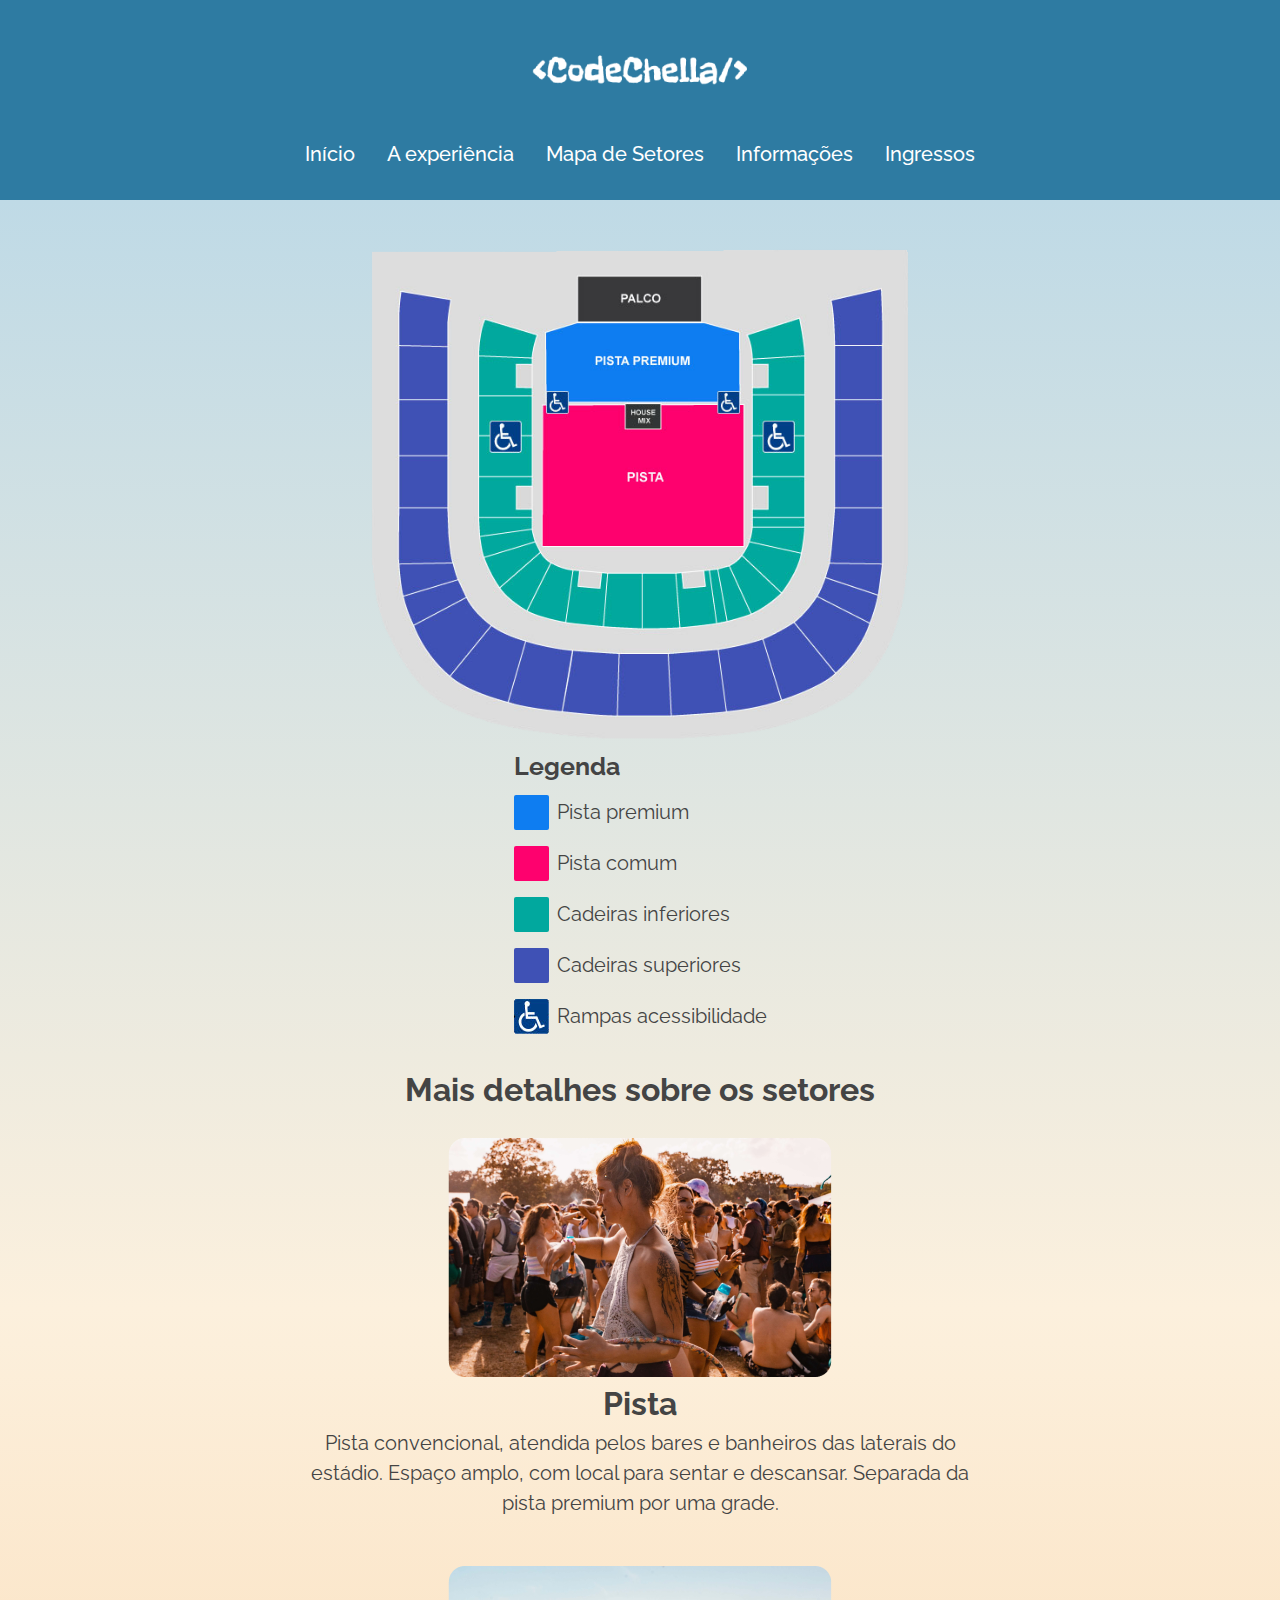
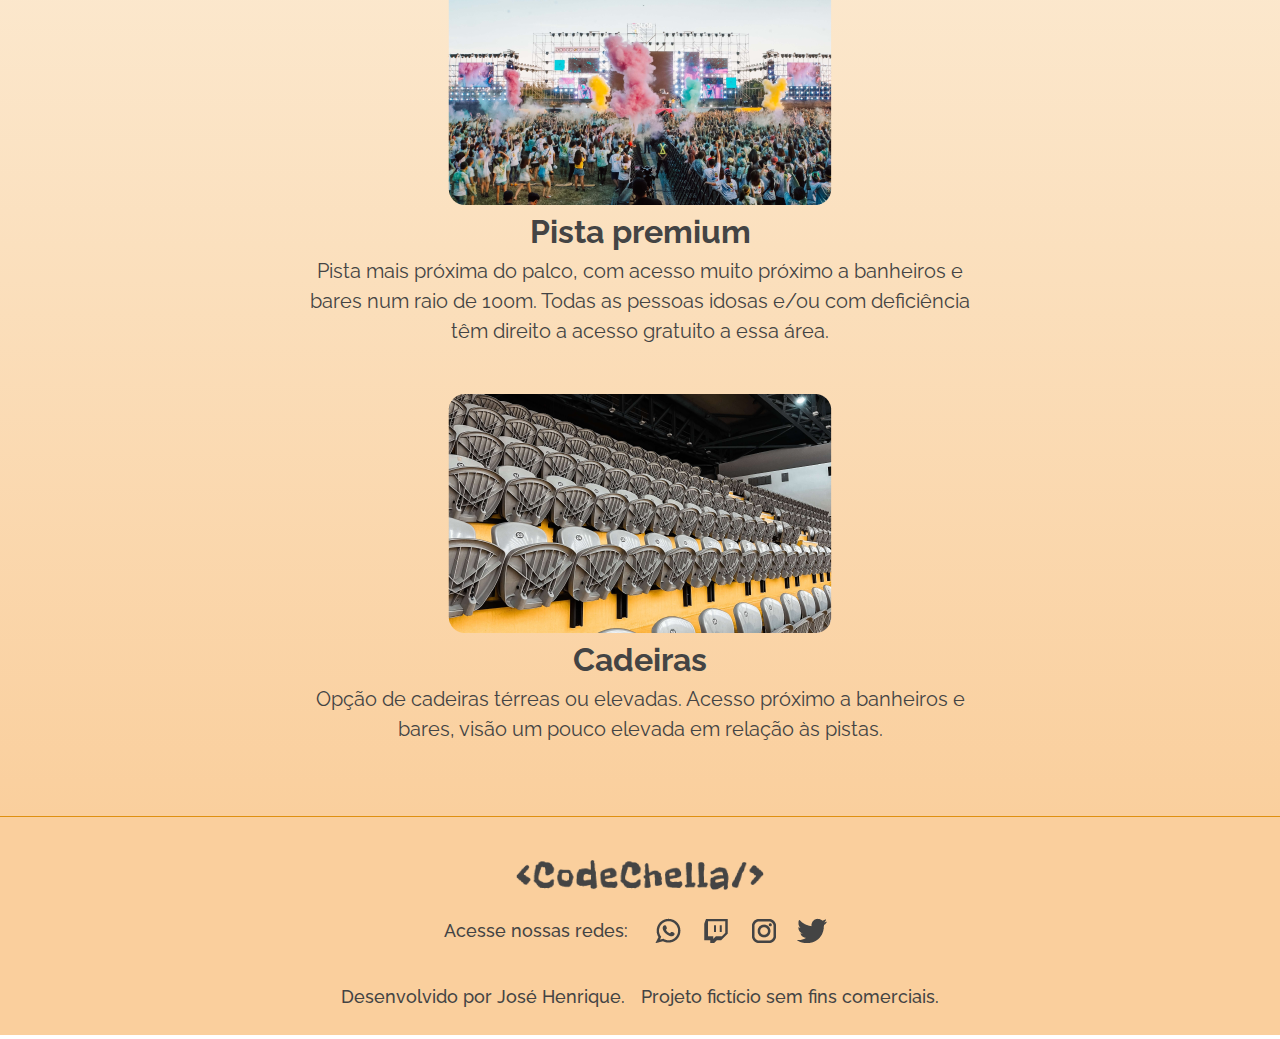
<file: html/setores.html>
<!DOCTYPE html>
<html>
<head>
    <meta charset="UTF-8">
    <meta name="viewport" content="width=device-width, initial-scale=1">
    <title>#Codechella</title>
    <link rel="stylesheet" href="../css/styles.css">
</head>

<body>
    <header class="cabecalho" id="cabecalho">
        <section class="cabecalho__container">
            <div class="logotipo" id="logotipo">
                <a href="../index.html">
                    <img class="logotipo__imagem" src="../assets/img/logotipo-branco.png" alt="Logotipo CodeChella"/>
                </a>
            </div>
            <div class="menu" id="menu">
                <a class="link" href="../index.html">Início</a>
                <a class="link" href="./experiencia.html">A experiência</a>
                <a class="link" href="./setores.html">Mapa de Setores</a>
                <a class="link" href="./informacoes.html">Informações</a>
                <a class="link" href="./ingressos.html">Ingressos</a>
            </div>
            <div class="menu-hamburguer">
                <input class="menu-hamburguer__check" id="menu-hamburguer__check" type="checkbox">
                <label class="menu-hamburguer__label" id="menu-hamburguer__label" for="menu-hamburguer__check">
                    <span class="menu-hamburguer__imagem"></span>
                </label>
                <ul class="menu-hamburguer__lista">
                    <li class="link__decoration"><a class="link" href="../index.html">Início</a></li>
                    <li class="link__decoration"><a class="link" href="./experiencia.html">A experiência</a></li>
                    <li class="link__decoration"><a class="link" href="./setores.html">Mapa de Setores</a></li>
                    <li class="link__decoration"><a class="link" href="./informacoes.html">Informações</a></li>
                    <li><a class="link" href="./ingressos.html">Ingressos</a></li>
                </ul>
            </div>
        </section>
    </header>

    <main>
        <section class="principal">
            <div class="mapa">
                <img class="mapa__imagem" src="../assets/img/setores-mapa.png"/>
                <div class="mapa__legenda">
                    <h2 class="legenda__titulo">Legenda</h2>
                    <div class="legenda__container"><span class="legenda legenda__pista-premium"></span><p>Pista premium</p></div>
                    <div class="legenda__container"><span class="legenda legenda__pista-comum"  ></span><p>Pista comum</p></div>
                    <div class="legenda__container"><span class="legenda legenda__cadeiras-inf" ></span><p>Cadeiras inferiores</p></div>
                    <div class="legenda__container"><span class="legenda legenda__cadeiras-sup" ></span><p>Cadeiras superiores</p></div>
                    <div class="legenda__container"><span class="legenda legenda__rampas"       ></span><p>Rampas acessibilidade</p></div>
                </div>
            </div>
            <h2 class="mais-detalhes">Mais detalhes sobre os setores</h2>
            <div class="mapa__informacoes__container">
                <div class="mapa__pista-comum">
                    <div class="setor__imagem">
                        <img class="setor__imagem__imagem" src="../assets/img/mapa-pista.png" alt="Imagem do público feliz"/>
                    </div>
                    <div class="mapa__informacoes">
                        <h2 class="mapa__titulo">Pista</h2>
                        <p class="mapa__texto">Pista convencional, atendida pelos bares e banheiros das laterais do estádio. Espaço amplo, com local para sentar e descansar. Separada da pista premium por uma grade.</p>
                    </div>
                </div>
                <div class="mapa__pista-premium">
                    <div class="setor__imagem">
                        <img class="setor__imagem__imagem" src="../assets/img/mapa-pista-premium.png" alt="Imagem do público feliz"/>
                    </div>
                    <div class="mapa__informacoes">
                        <h2 class="mapa__titulo">Pista premium</h2>
                        <p class="mapa__texto">Pista mais próxima do palco, com acesso muito próximo a banheiros e bares num raio de 100m. Todas as pessoas idosas e/ou com deficiência têm direito a acesso gratuito a essa área.</p>
                    </div>
                </div>
                <div class="mapa__cadeiras">
                    <div class="setor__imagem">
                        <img class="setor__imagem__imagem" src="../assets/img/mapa-cadeiras.png" alt="Imagem do público feliz"/>
                    </div>
                    <div class="mapa__informacoes">
                        <h2 class="mapa__titulo">Cadeiras</h2>
                        <p class="mapa__texto">Opção de cadeiras térreas ou elevadas. Acesso próximo a banheiros e bares, visão um pouco elevada em relação às pistas.</p>
                    </div>
                </div>
            </div>
        </section>

    </main>

    <footer>
        <section class="rodape">
            <div class="rodape__container">
                <div class="rodape__esquerda">
                    <img class="rodape__logotipo" src="../assets/img/logotipo-cinza.png" alt="Logotipo CodeChella">
                    <div class="redes">
                        <p class="p__rodape">Acesse nossas redes:</p>
                        <div class="rodape__redes">
                            <img src="../assets/img/whatsapp.png" alt="ícone do whatsapp"/>
                            <img src="../assets/img/twitch.png" alt="ícone da twitch"/>
                            <img src="../assets/img/intagram.png" alt="ícone do instagram"/>
                            <img src="../assets/img/twitter.png" alt="ícone do twitter"/>
                        </div>
                    </div>
                </div>
                <div class="autoria">
                    <p class="rodape__autoria p__rodape">Desenvolvido por José Henrique.</p>
                    <p class="rodape__autoria p__rodape">Projeto fictício sem fins comerciais.</p>
                </div>
            </div>
        </section>
    </footer>
</body>

</html>
</file>
<file: css/styles.css>
@import url('https://fonts.googleapis.com/css2?family=Calistoga&family=Raleway:wght@500;700&display=swap');

@import url("./reset.css");

@import url("./cabecalho.css");
@import url("./banner.css");
@import url("./apresentacao-evento.css");
@import url("./experiencia.css");
@import url("./line-up.css");
@import url("./mapa-setores.css");
@import url("./comprar-ingressos.css");
@import url("./perguntas-frequentes.css");
@import url("./ingresso-comprado.css");
@import url("./rodape.css");

:root {
    --font-titulos: "Calistoga", normal;
    --font-textos: "Raleway", normal;

    --cor-fonte-escura: #444;
    --cor-fonte-clara: #FFF;

    --gradiente-bg: linear-gradient(180deg, #BFDAE6 0%, #FCF0DD 50%, #FACF9D 100%);
    --cor-gradiente-1: #BFDAE6;
    --cor-gradiente-2: #FBF0DD;
    --cor-gradiente-3: #FACF9D;

    --gradiente-ingresso: linear-gradient(180deg, #FACF9D 0%, #FCF0DD 50%, #BFDAE6 100%);

    --cor-primaria-azul: #2E7BA2;
    --cor-primaria-mostarda: #DF9010;
    
    --cor-botao-azul: #2E7BA2;
    --cor-botao-azul-hover: #519EC5;
    --cor-botao-roxo: #4650BD;
    --cor-botao-roxo-hover: #606ADA;

    --cor-erro-formulario: red;

    --cor-mapa-pista-premium: #0E7DF1;
    --cor-mapa-pista-comum: #FE016E;
    --cor-mapa-cadeiras-inf: #01A89E;
    --cor-mapa-cadeiras-sup: #3F51B5;
    

}

html {
    scroll-behavior: smooth;
}

h1 {
    font-family: var(--font-titulos);
    color: var(--cor-fonte-escura);
}

h2 {
    font-family: var(--font-textos);
    color: var(--cor-fonte-escura);
}

p {
    font-family: var(--font-textos);
    color: var(--cor-fonte-escura);
    font-size: 20px;
}

a {
    font-family: var(--font-textos);
    font-size: 20px;
    font-weight: 500;
}

main {
    min-height: calc(100vh - 280px);
    background-color: var(--cor-gradiente-3);
}

.link {
    color: var(--cor-fonte-clara);
    text-decoration: none;
}

.link:hover {
    color: var(--cor-gradiente-3);
}

.label {
    color: var(--cor-fonte-escura);
    font-family: var(--font-textos);
    font-size: 20px;
    font-weight: 700;
    padding: 0.5rem 0;
}

.input {
    font-family: var(--font-textos);
    font-size: 20px;
    font-weight: 500;
    color: var(--cor-fonte-escura);
    padding: 0.7rem;
    border: none;
    outline: none;
}

.input:focus {
    outline: 1px solid var(--cor-primaria-mostarda);
}

.input::placeholder {
    font-size: 15px;
}

.erro__input {
    height: 20px;
    font-family: var(--font-textos);
    font-size: 18px;
    font-weight: 700;
    color: var(--cor-erro-formulario);
    margin-top: 5px;
    margin-bottom: 1rem;
}

.botao-azul {
    border-radius: 16px;
    box-shadow: 4px 4px 0px 0px #444;
    padding: 1rem;
    background-color: var(--cor-botao-azul);
    color: var(--cor-fonte-clara);
    font-size: 20px;
    font-weight: 700;
    display: flex;
    align-items: center;
    justify-content: center;
    width: 250px;
    cursor: pointer;
    text-decoration: none;
}

.botao-azul:hover {
    background-color: var(--cor-botao-azul-hover);
    transition: all 1s;    
}

.botao-azul:focus {
    outline: 1px solid var(--cor-fonte-clara);
}

@media screen and (min-width: 768px) {

    .label {
        font-size: 25px;
    }
    
}
</file>
